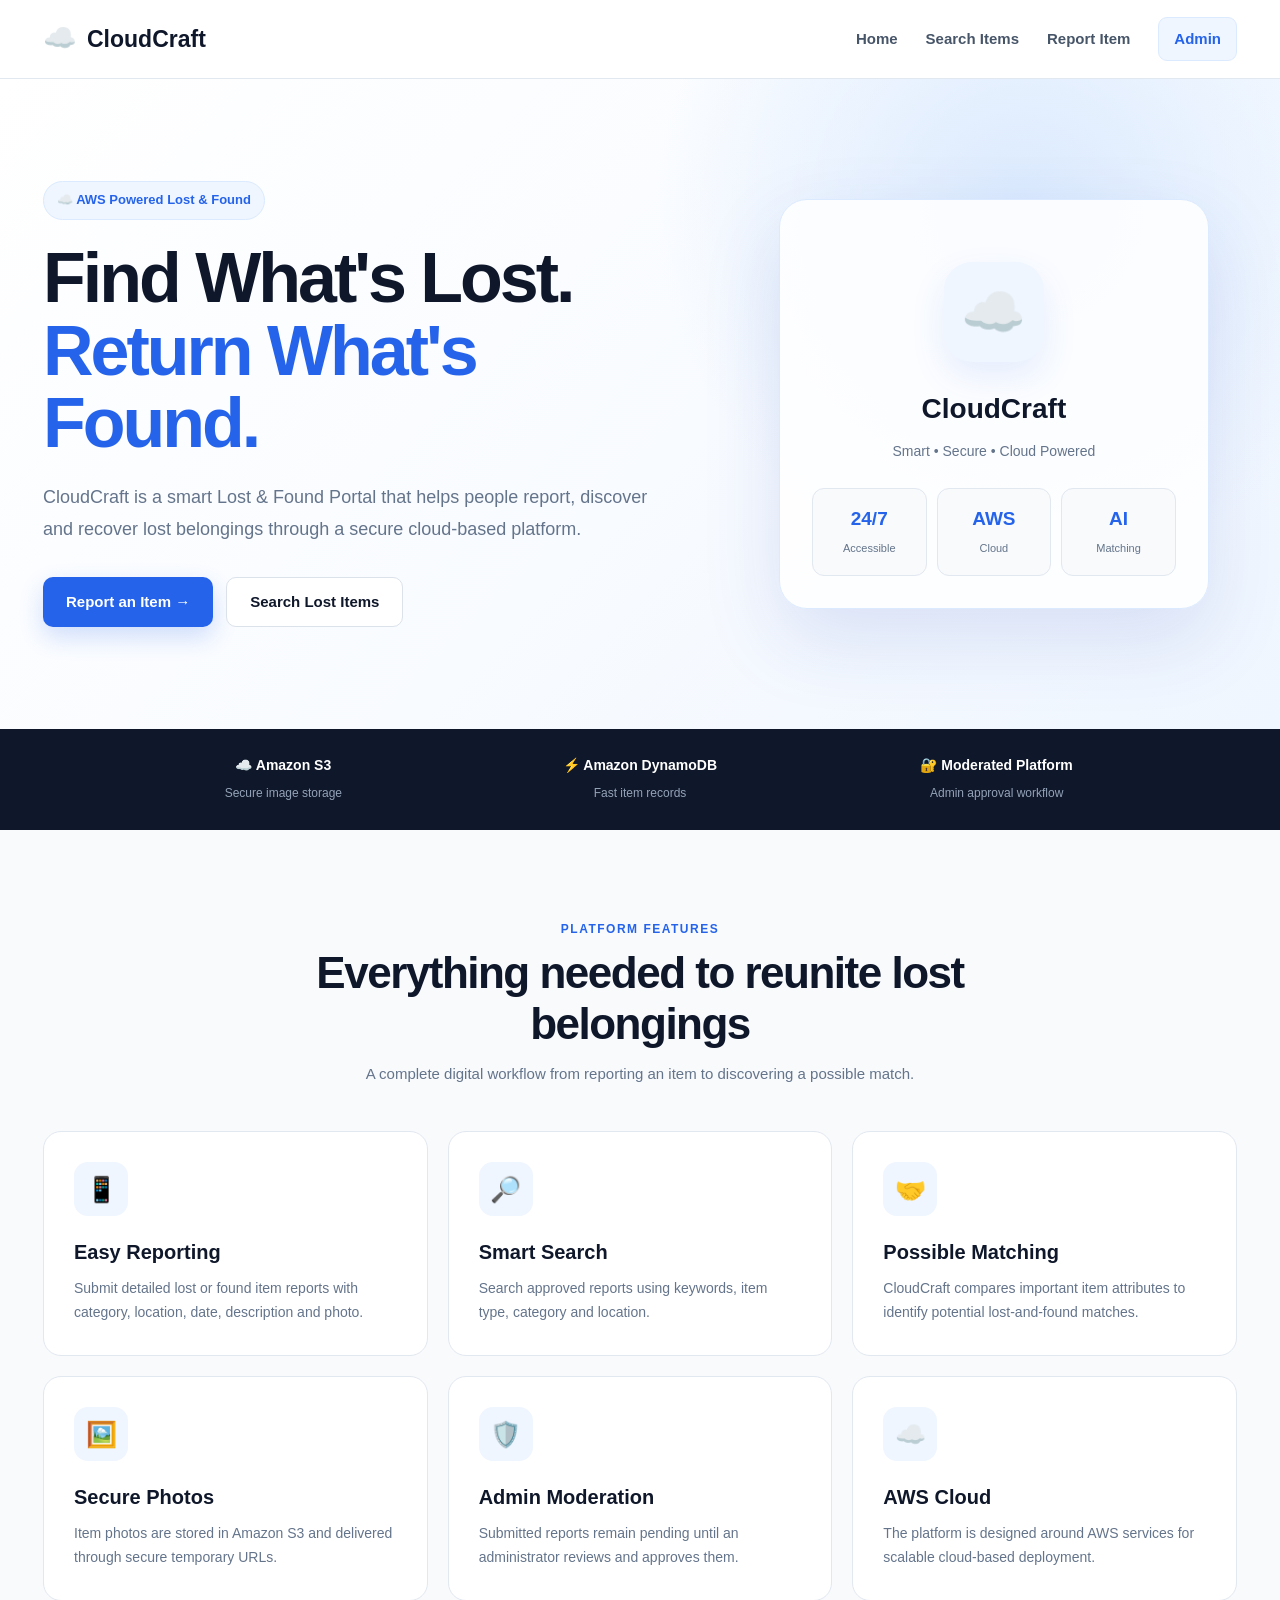
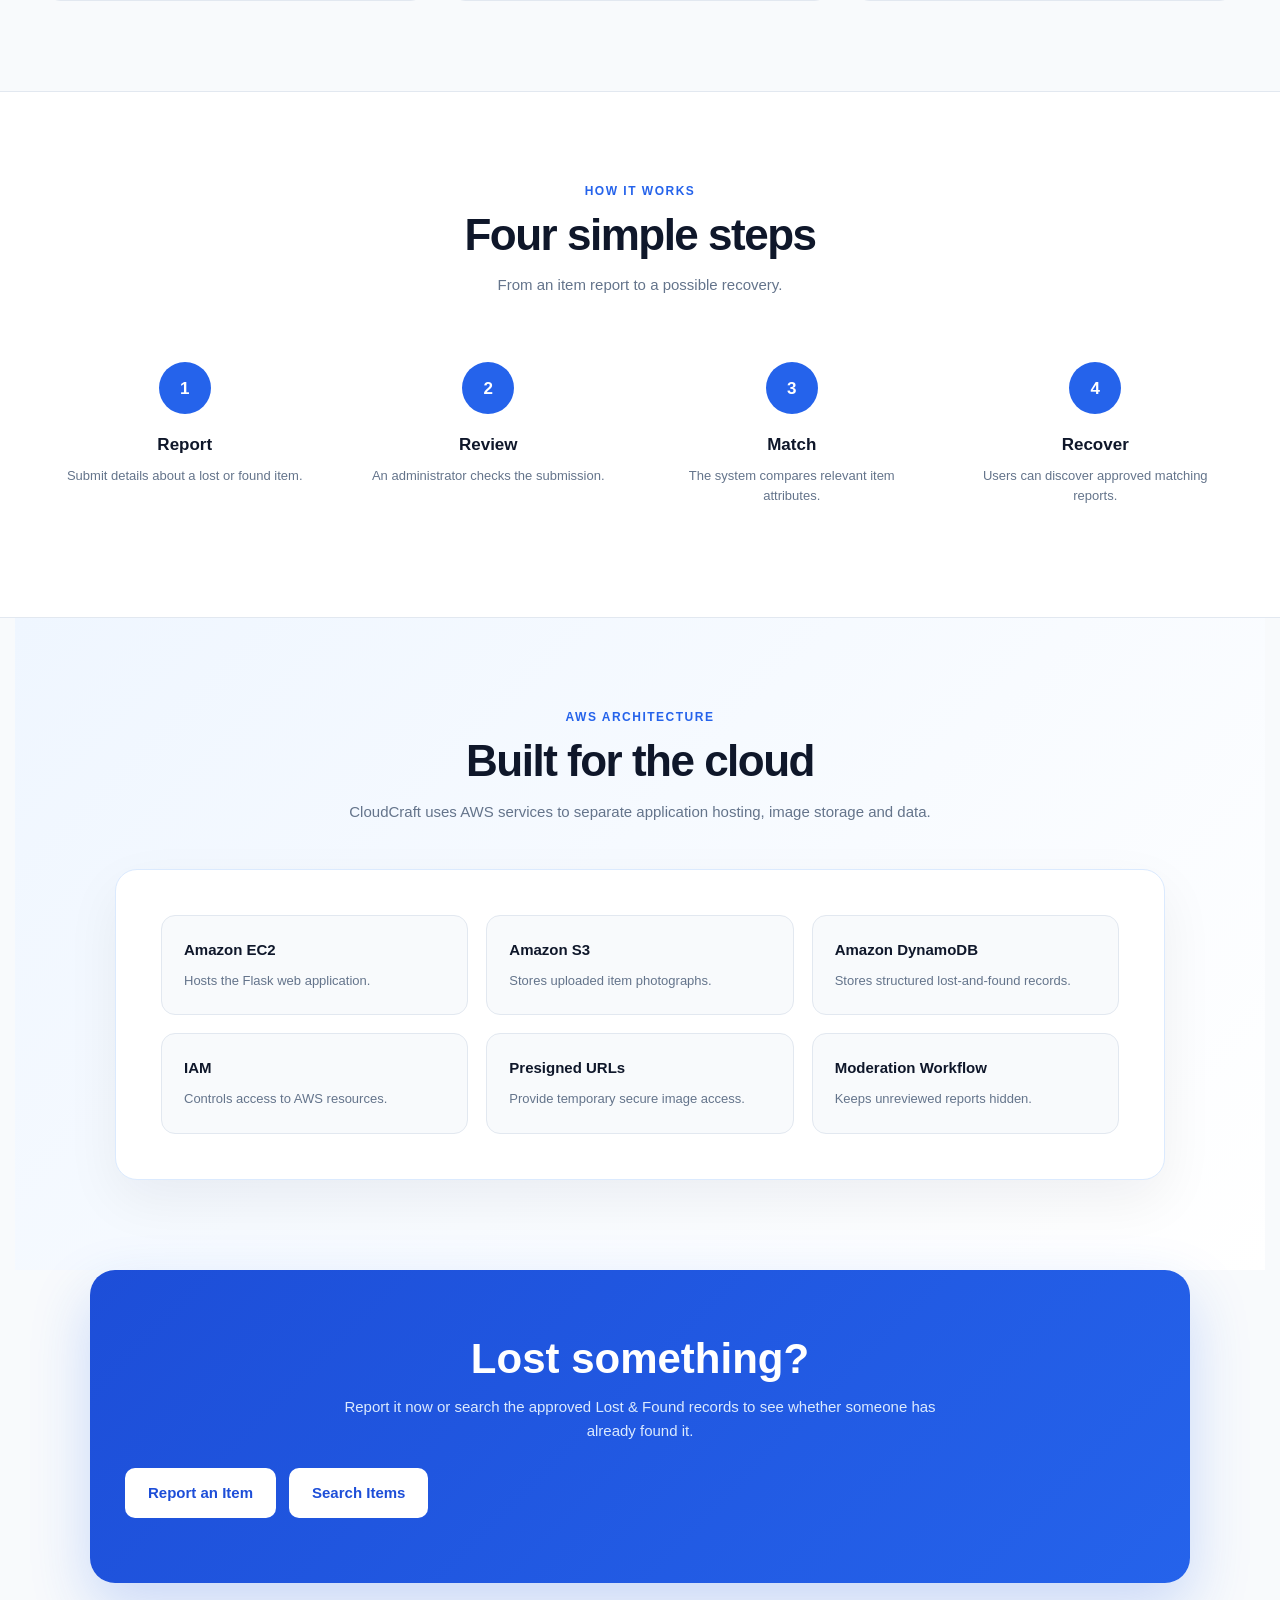
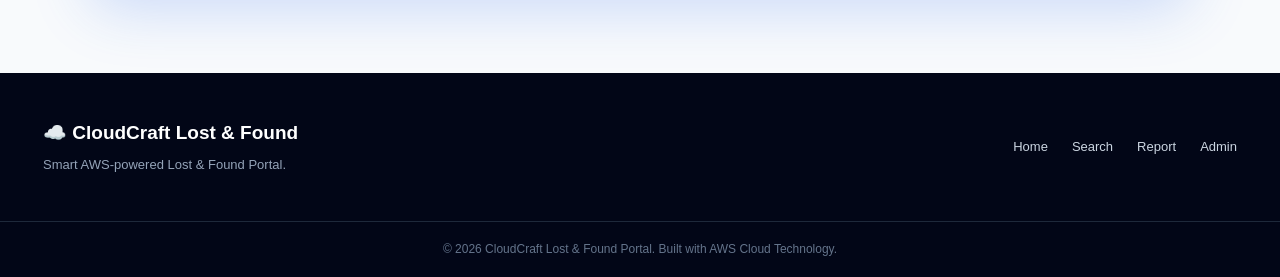
<file: CloudCraft-LostFound/frontend/index.html>
<!DOCTYPE html>
<html lang="en">
<head>
    <meta charset="UTF-8">
    <meta name="viewport" content="width=device-width, initial-scale=1.0">

    <title>CloudCraft | Lost & Found Portal</title>

    <meta
        name="description"
        content="CloudCraft Lost & Found Portal - A smart AWS-powered platform for reporting, searching and recovering lost items."
    >

    <style>

        /* =====================================================
           CLOUDCRAFT - MASTER HOME PAGE
           ===================================================== */

        * {
            margin: 0;
            padding: 0;
            box-sizing: border-box;
        }

        html {
            scroll-behavior: smooth;
        }

        body {
            font-family:
                -apple-system,
                BlinkMacSystemFont,
                "Segoe UI",
                Roboto,
                Arial,
                sans-serif;

            color: #0f172a;
            background: #f8fafc;
            line-height: 1.6;
        }

        a {
            text-decoration: none;
            color: inherit;
        }


        /* =====================================================
           NAVBAR
           ===================================================== */

        .navbar {
            position: sticky;
            top: 0;
            z-index: 1000;

            background: rgba(255,255,255,0.96);

            backdrop-filter: blur(14px);

            border-bottom: 1px solid #e2e8f0;
        }

        .nav-container {
            max-width: 1250px;

            margin: auto;

            padding: 17px 28px;

            display: flex;

            align-items: center;

            justify-content: space-between;
        }

        .logo {
            display: flex;

            align-items: center;

            gap: 10px;

            font-size: 23px;

            font-weight: 800;

            color: #0f172a;
        }

        .logo-icon {
            font-size: 27px;
        }

        .nav-links {
            display: flex;

            align-items: center;

            gap: 28px;
        }

        .nav-links a {
            color: #475569;

            font-size: 15px;

            font-weight: 650;

            transition: 0.2s ease;
        }

        .nav-links a:hover {
            color: #2563eb;
        }

        .nav-admin {
            padding: 9px 15px;

            border: 1px solid #dbeafe;

            border-radius: 9px;

            color: #2563eb !important;

            background: #eff6ff;
        }


        /* =====================================================
           HERO
           ===================================================== */

        .hero {
            position: relative;

            overflow: hidden;

            background:
                radial-gradient(
                    circle at 80% 20%,
                    #dbeafe 0,
                    transparent 32%
                ),
                linear-gradient(
                    135deg,
                    #ffffff 0%,
                    #f8fbff 55%,
                    #eff6ff 100%
                );
        }

        .hero-container {
            max-width: 1250px;

            margin: auto;

            min-height: 650px;

            padding: 80px 28px;

            display: grid;

            grid-template-columns:
                1.15fr
                0.85fr;

            align-items: center;

            gap: 50px;
        }

        .hero-content {
            max-width: 680px;
        }

        .hero-badge {
            display: inline-flex;

            align-items: center;

            gap: 8px;

            padding: 8px 13px;

            border-radius: 30px;

            background: #eff6ff;

            border: 1px solid #dbeafe;

            color: #2563eb;

            font-size: 13px;

            font-weight: 750;

            margin-bottom: 22px;
        }

        .hero h1 {
            font-size: clamp(42px, 6vw, 70px);

            line-height: 1.04;

            letter-spacing: -3px;

            color: #0f172a;

            margin-bottom: 22px;
        }

        .hero h1 span {
            color: #2563eb;
        }

        .hero-description {
            max-width: 610px;

            color: #64748b;

            font-size: 18px;

            line-height: 1.75;

            margin-bottom: 32px;
        }

        .hero-buttons {
            display: flex;

            flex-wrap: wrap;

            gap: 13px;
        }

        .btn {
            display: inline-flex;

            align-items: center;

            justify-content: center;

            min-height: 50px;

            padding: 0 23px;

            border-radius: 10px;

            font-size: 15px;

            font-weight: 750;

            transition: 0.2s ease;
        }

        .btn-primary {
            color: #ffffff;

            background: #2563eb;

            box-shadow:
                0 10px 25px
                rgba(37,99,235,0.20);
        }

        .btn-primary:hover {
            background: #1d4ed8;

            transform: translateY(-2px);
        }

        .btn-secondary {
            color: #0f172a;

            background: #ffffff;

            border: 1px solid #dbe2ea;
        }

        .btn-secondary:hover {
            color: #2563eb;

            border-color: #bfdbfe;

            transform: translateY(-2px);
        }


        /* =====================================================
           HERO VISUAL
           ===================================================== */

        .hero-visual {
            display: flex;

            justify-content: center;

            align-items: center;
        }

        .cloud-card {
            position: relative;

            width: min(100%, 430px);

            min-height: 400px;

            padding: 32px;

            border-radius: 28px;

            background: rgba(255,255,255,0.86);

            border: 1px solid #dbeafe;

            box-shadow:
                0 30px 80px
                rgba(30,64,175,0.13);
        }

        .cloud-main-icon {
            width: 100px;

            height: 100px;

            margin: 30px auto 25px;

            display: flex;

            align-items: center;

            justify-content: center;

            border-radius: 28px;

            background: #eff6ff;

            font-size: 52px;

            box-shadow:
                0 15px 35px
                rgba(37,99,235,0.10);
        }

        .cloud-card h2 {
            text-align: center;

            font-size: 28px;

            color: #0f172a;

            margin-bottom: 8px;
        }

        .cloud-card > p {
            text-align: center;

            color: #64748b;

            font-size: 14px;

            margin-bottom: 25px;
        }

        .mini-stats {
            display: grid;

            grid-template-columns:
                repeat(3,1fr);

            gap: 10px;
        }

        .mini-stat {
            padding: 15px 8px;

            text-align: center;

            background: #f8fafc;

            border: 1px solid #e2e8f0;

            border-radius: 12px;
        }

        .mini-stat strong {
            display: block;

            color: #2563eb;

            font-size: 19px;
        }

        .mini-stat span {
            color: #64748b;

            font-size: 11px;
        }


        /* =====================================================
           TRUST BAR
           ===================================================== */

        .trust-bar {
            background: #0f172a;

            color: #ffffff;
        }

        .trust-container {
            max-width: 1100px;

            margin: auto;

            padding: 25px;

            display: grid;

            grid-template-columns:
                repeat(3,1fr);

            gap: 20px;

            text-align: center;
        }

        .trust-item strong {
            display: block;

            font-size: 14px;

            margin-bottom: 3px;
        }

        .trust-item span {
            color: #94a3b8;

            font-size: 12px;
        }


        /* =====================================================
           SECTION
           ===================================================== */

        .section {
            max-width: 1250px;

            margin: auto;

            padding: 90px 28px;
        }

        .section-heading {
            max-width: 720px;

            margin: 0 auto 45px;

            text-align: center;
        }

        .section-label {
            display: block;

            color: #2563eb;

            font-size: 12px;

            font-weight: 800;

            letter-spacing: 1.5px;

            margin-bottom: 9px;
        }

        .section-heading h2 {
            font-size: clamp(30px,4vw,44px);

            line-height: 1.15;

            letter-spacing: -1.5px;

            color: #0f172a;

            margin-bottom: 13px;
        }

        .section-heading p {
            color: #64748b;

            font-size: 15px;
        }


        /* =====================================================
           FEATURES
           ===================================================== */

        .features {
            display: grid;

            grid-template-columns:
                repeat(3,1fr);

            gap: 20px;
        }

        .feature-card {
            background: #ffffff;

            border: 1px solid #e2e8f0;

            border-radius: 18px;

            padding: 30px;

            transition: 0.25s ease;
        }

        .feature-card:hover {
            transform: translateY(-6px);

            border-color: #bfdbfe;

            box-shadow:
                0 20px 45px
                rgba(15,23,42,0.07);
        }

        .feature-icon {
            width: 54px;

            height: 54px;

            display: flex;

            align-items: center;

            justify-content: center;

            border-radius: 14px;

            background: #eff6ff;

            font-size: 25px;

            margin-bottom: 20px;
        }

        .feature-card h3 {
            color: #0f172a;

            font-size: 20px;

            margin-bottom: 9px;
        }

        .feature-card p {
            color: #64748b;

            font-size: 14px;

            line-height: 1.7;
        }


        /* =====================================================
           HOW IT WORKS
           ===================================================== */

        .process-section {
            background: #ffffff;

            border-top: 1px solid #e2e8f0;

            border-bottom: 1px solid #e2e8f0;
        }

        .process {
            display: grid;

            grid-template-columns:
                repeat(4,1fr);

            gap: 20px;
        }

        .process-card {
            text-align: center;

            padding: 20px;
        }

        .process-number {
            width: 52px;

            height: 52px;

            margin: 0 auto 17px;

            display: flex;

            align-items: center;

            justify-content: center;

            border-radius: 50%;

            background: #2563eb;

            color: #ffffff;

            font-size: 17px;

            font-weight: 800;
        }

        .process-card h3 {
            color: #0f172a;

            font-size: 17px;

            margin-bottom: 7px;
        }

        .process-card p {
            color: #64748b;

            font-size: 13px;
        }


        /* =====================================================
           AWS SECTION
           ===================================================== */

        .aws-section {
            background:
                linear-gradient(
                    135deg,
                    #eff6ff,
                    #ffffff
                );
        }

        .aws-box {
            max-width: 1050px;

            margin: auto;

            padding: 45px;

            background: #ffffff;

            border: 1px solid #dbeafe;

            border-radius: 22px;

            box-shadow:
                0 20px 55px
                rgba(15,23,42,0.06);
        }

        .aws-grid {
            display: grid;

            grid-template-columns:
                repeat(3,1fr);

            gap: 18px;
        }

        .aws-item {
            padding: 22px;

            border-radius: 14px;

            background: #f8fafc;

            border: 1px solid #e2e8f0;
        }

        .aws-item strong {
            display: block;

            color: #0f172a;

            font-size: 15px;

            margin-bottom: 5px;
        }

        .aws-item span {
            color: #64748b;

            font-size: 13px;
        }


        /* =====================================================
           CTA
           ===================================================== */

        .cta {
            max-width: 1100px;

            margin: 0 auto 90px;

            padding: 65px 35px;

            border-radius: 25px;

            text-align: center;

            background:
                linear-gradient(
                    135deg,
                    #1d4ed8,
                    #2563eb
                );

            color: #ffffff;

            box-shadow:
                0 25px 60px
                rgba(37,99,235,0.22);
        }

        .cta h2 {
            font-size: clamp(28px,4vw,42px);

            line-height: 1.15;

            margin-bottom: 12px;
        }

        .cta p {
            max-width: 620px;

            margin: 0 auto 25px;

            color: #dbeafe;

            font-size: 15px;
        }

        .cta .btn {
            background: #ffffff;

            color: #1d4ed8;
        }


        /* =====================================================
           FOOTER
           ===================================================== */

        footer {
            background: #020617;

            color: #cbd5e1;
        }

        .footer-container {
            max-width: 1250px;

            margin: auto;

            padding: 45px 28px;

            display: flex;

            justify-content: space-between;

            gap: 30px;
        }

        .footer-brand strong {
            display: block;

            color: #ffffff;

            font-size: 19px;

            margin-bottom: 6px;
        }

        .footer-brand p {
            color: #94a3b8;

            font-size: 13px;
        }

        .footer-links {
            display: flex;

            align-items: center;

            gap: 24px;

            flex-wrap: wrap;
        }

        .footer-links a {
            color: #cbd5e1;

            font-size: 13px;
        }

        .footer-links a:hover {
            color: #ffffff;
        }

        .footer-bottom {
            padding: 18px;

            text-align: center;

            border-top: 1px solid #1e293b;

            color: #64748b;

            font-size: 12px;
        }


        /* =====================================================
           RESPONSIVE
           ===================================================== */

        @media (max-width: 950px) {

            .hero-container {
                grid-template-columns: 1fr;

                text-align: center;

                padding-top: 65px;
            }

            .hero-content {
                margin: auto;
            }

            .hero-description {
                margin-left: auto;
                margin-right: auto;
            }

            .hero-buttons {
                justify-content: center;
            }

            .hero-visual {
                margin-top: 10px;
            }

            .features {
                grid-template-columns:
                    repeat(2,1fr);
            }

            .process {
                grid-template-columns:
                    repeat(2,1fr);
            }

            .aws-grid {
                grid-template-columns:
                    repeat(2,1fr);
            }
        }


        @media (max-width: 700px) {

            .nav-container {
                flex-direction: column;

                gap: 14px;
            }

            .nav-links {
                gap: 14px;

                flex-wrap: wrap;

                justify-content: center;
            }

            .hero h1 {
                letter-spacing: -2px;
            }

            .hero-description {
                font-size: 16px;
            }

            .cloud-card {
                min-height: 360px;
            }

            .trust-container {
                grid-template-columns: 1fr;
            }

            .features {
                grid-template-columns: 1fr;
            }

            .process {
                grid-template-columns: 1fr;
            }

            .aws-grid {
                grid-template-columns: 1fr;
            }

            .aws-box {
                padding: 25px;
            }

            .footer-container {
                flex-direction: column;
            }

            .footer-links {
                gap: 15px;
            }
        }


        @media (max-width: 450px) {

            .nav-container {
                padding-left: 18px;
                padding-right: 18px;
            }

            .hero-container {
                padding-left: 18px;
                padding-right: 18px;
            }

            .hero-buttons {
                flex-direction: column;
            }

            .hero-buttons .btn {
                width: 100%;
            }

            .mini-stats {
                grid-template-columns: 1fr;
            }

            .section {
                padding-left: 18px;
                padding-right: 18px;
            }
        }

    </style>
</head>


<body>


<!-- =====================================================
     NAVBAR
     ===================================================== -->

<header class="navbar">

    <div class="nav-container">

        <a href="/" class="logo">

            <span class="logo-icon">☁️</span>

            <span>CloudCraft</span>

        </a>


        <nav class="nav-links">

            <a href="/">
                Home
            </a>

            <a href="/search.html">
                Search Items
            </a>

            <a href="/report.html">
                Report Item
            </a>

            <a href="/login.html" class="nav-admin">
                Admin
            </a>

        </nav>

    </div>

</header>



<!-- =====================================================
     HERO
     ===================================================== -->

<section class="hero">

    <div class="hero-container">


        <div class="hero-content">

            <div class="hero-badge">

                ☁️ AWS Powered Lost & Found

            </div>


            <h1>

                Find What's Lost.
                <span>Return What's Found.</span>

            </h1>


            <p class="hero-description">

                CloudCraft is a smart Lost & Found Portal
                that helps people report, discover and recover
                lost belongings through a secure cloud-based
                platform.

            </p>


            <div class="hero-buttons">

                <a
                    href="/report.html"
                    class="btn btn-primary"
                >
                    Report an Item →
                </a>


                <a
                    href="/search.html"
                    class="btn btn-secondary"
                >
                    Search Lost Items
                </a>

            </div>

        </div>



        <!-- HERO CARD -->

        <div class="hero-visual">

            <div class="cloud-card">

                <div class="cloud-main-icon">
                    ☁️
                </div>


                <h2>
                    CloudCraft
                </h2>


                <p>
                    Smart • Secure • Cloud Powered
                </p>


                <div class="mini-stats">

                    <div class="mini-stat">

                        <strong>24/7</strong>

                        <span>
                            Accessible
                        </span>

                    </div>


                    <div class="mini-stat">

                        <strong>AWS</strong>

                        <span>
                            Cloud
                        </span>

                    </div>


                    <div class="mini-stat">

                        <strong>AI</strong>

                        <span>
                            Matching
                        </span>

                    </div>

                </div>

            </div>

        </div>

    </div>

</section>



<!-- =====================================================
     TRUST BAR
     ===================================================== -->

<section class="trust-bar">

    <div class="trust-container">

        <div class="trust-item">

            <strong>☁️ Amazon S3</strong>

            <span>
                Secure image storage
            </span>

        </div>


        <div class="trust-item">

            <strong>⚡ Amazon DynamoDB</strong>

            <span>
                Fast item records
            </span>

        </div>


        <div class="trust-item">

            <strong>🔐 Moderated Platform</strong>

            <span>
                Admin approval workflow
            </span>

        </div>

    </div>

</section>



<!-- =====================================================
     FEATURES
     ===================================================== -->

<section class="section">

    <div class="section-heading">

        <span class="section-label">
            PLATFORM FEATURES
        </span>

        <h2>
            Everything needed to reunite lost belongings
        </h2>

        <p>
            A complete digital workflow from reporting
            an item to discovering a possible match.
        </p>

    </div>


    <div class="features">


        <article class="feature-card">

            <div class="feature-icon">
                📱
            </div>

            <h3>
                Easy Reporting
            </h3>

            <p>
                Submit detailed lost or found item reports
                with category, location, date, description
                and photo.
            </p>

        </article>


        <article class="feature-card">

            <div class="feature-icon">
                🔎
            </div>

            <h3>
                Smart Search
            </h3>

            <p>
                Search approved reports using keywords,
                item type, category and location.
            </p>

        </article>


        <article class="feature-card">

            <div class="feature-icon">
                🤝
            </div>

            <h3>
                Possible Matching
            </h3>

            <p>
                CloudCraft compares important item attributes
                to identify potential lost-and-found matches.
            </p>

        </article>


        <article class="feature-card">

            <div class="feature-icon">
                🖼️
            </div>

            <h3>
                Secure Photos
            </h3>

            <p>
                Item photos are stored in Amazon S3 and
                delivered through secure temporary URLs.
            </p>

        </article>


        <article class="feature-card">

            <div class="feature-icon">
                🛡️
            </div>

            <h3>
                Admin Moderation
            </h3>

            <p>
                Submitted reports remain pending until
                an administrator reviews and approves them.
            </p>

        </article>


        <article class="feature-card">

            <div class="feature-icon">
                ☁️
            </div>

            <h3>
                AWS Cloud
            </h3>

            <p>
                The platform is designed around AWS services
                for scalable cloud-based deployment.
            </p>

        </article>

    </div>

</section>



<!-- =====================================================
     HOW IT WORKS
     ===================================================== -->

<section class="process-section">

    <div class="section">

        <div class="section-heading">

            <span class="section-label">
                HOW IT WORKS
            </span>

            <h2>
                Four simple steps
            </h2>

            <p>
                From an item report to a possible recovery.
            </p>

        </div>


        <div class="process">


            <div class="process-card">

                <div class="process-number">
                    1
                </div>

                <h3>
                    Report
                </h3>

                <p>
                    Submit details about a lost or found item.
                </p>

            </div>


            <div class="process-card">

                <div class="process-number">
                    2
                </div>

                <h3>
                    Review
                </h3>

                <p>
                    An administrator checks the submission.
                </p>

            </div>


            <div class="process-card">

                <div class="process-number">
                    3
                </div>

                <h3>
                    Match
                </h3>

                <p>
                    The system compares relevant item attributes.
                </p>

            </div>


            <div class="process-card">

                <div class="process-number">
                    4
                </div>

                <h3>
                    Recover
                </h3>

                <p>
                    Users can discover approved matching reports.
                </p>

            </div>

        </div>

    </div>

</section>



<!-- =====================================================
     AWS ARCHITECTURE
     ===================================================== -->

<section class="section aws-section">

    <div class="section-heading">

        <span class="section-label">
            AWS ARCHITECTURE
        </span>

        <h2>
            Built for the cloud
        </h2>

        <p>
            CloudCraft uses AWS services to separate
            application hosting, image storage and data.
        </p>

    </div>


    <div class="aws-box">

        <div class="aws-grid">


            <div class="aws-item">

                <strong>
                    Amazon EC2
                </strong>

                <span>
                    Hosts the Flask web application.
                </span>

            </div>


            <div class="aws-item">

                <strong>
                    Amazon S3
                </strong>

                <span>
                    Stores uploaded item photographs.
                </span>

            </div>


            <div class="aws-item">

                <strong>
                    Amazon DynamoDB
                </strong>

                <span>
                    Stores structured lost-and-found records.
                </span>

            </div>


            <div class="aws-item">

                <strong>
                    IAM
                </strong>

                <span>
                    Controls access to AWS resources.
                </span>

            </div>


            <div class="aws-item">

                <strong>
                    Presigned URLs
                </strong>

                <span>
                    Provide temporary secure image access.
                </span>

            </div>


            <div class="aws-item">

                <strong>
                    Moderation Workflow
                </strong>

                <span>
                    Keeps unreviewed reports hidden.
                </span>

            </div>

        </div>

    </div>

</section>



<!-- =====================================================
     CTA
     ===================================================== -->

<section class="cta">

    <h2>
        Lost something?
    </h2>

    <p>
        Report it now or search the approved Lost & Found
        records to see whether someone has already found it.
    </p>


    <div class="hero-buttons">

        <a
            href="/report.html"
            class="btn"
        >
            Report an Item
        </a>


        <a
            href="/search.html"
            class="btn"
        >
            Search Items
        </a>

    </div>

</section>



<!-- =====================================================
     FOOTER
     ===================================================== -->

<footer>

    <div class="footer-container">


        <div class="footer-brand">

            <strong>
                ☁️ CloudCraft Lost & Found
            </strong>

            <p>
                Smart AWS-powered Lost & Found Portal.
            </p>

        </div>


        <div class="footer-links">

            <a href="/">
                Home
            </a>

            <a href="/search.html">
                Search
            </a>

            <a href="/report.html">
                Report
            </a>

            <a href="/login.html">
                Admin
            </a>

        </div>

    </div>


    <div class="footer-bottom">

        © 2026 CloudCraft Lost & Found Portal.
        Built with AWS Cloud Technology.

    </div>

</footer>


</body>
</html>
</file>
